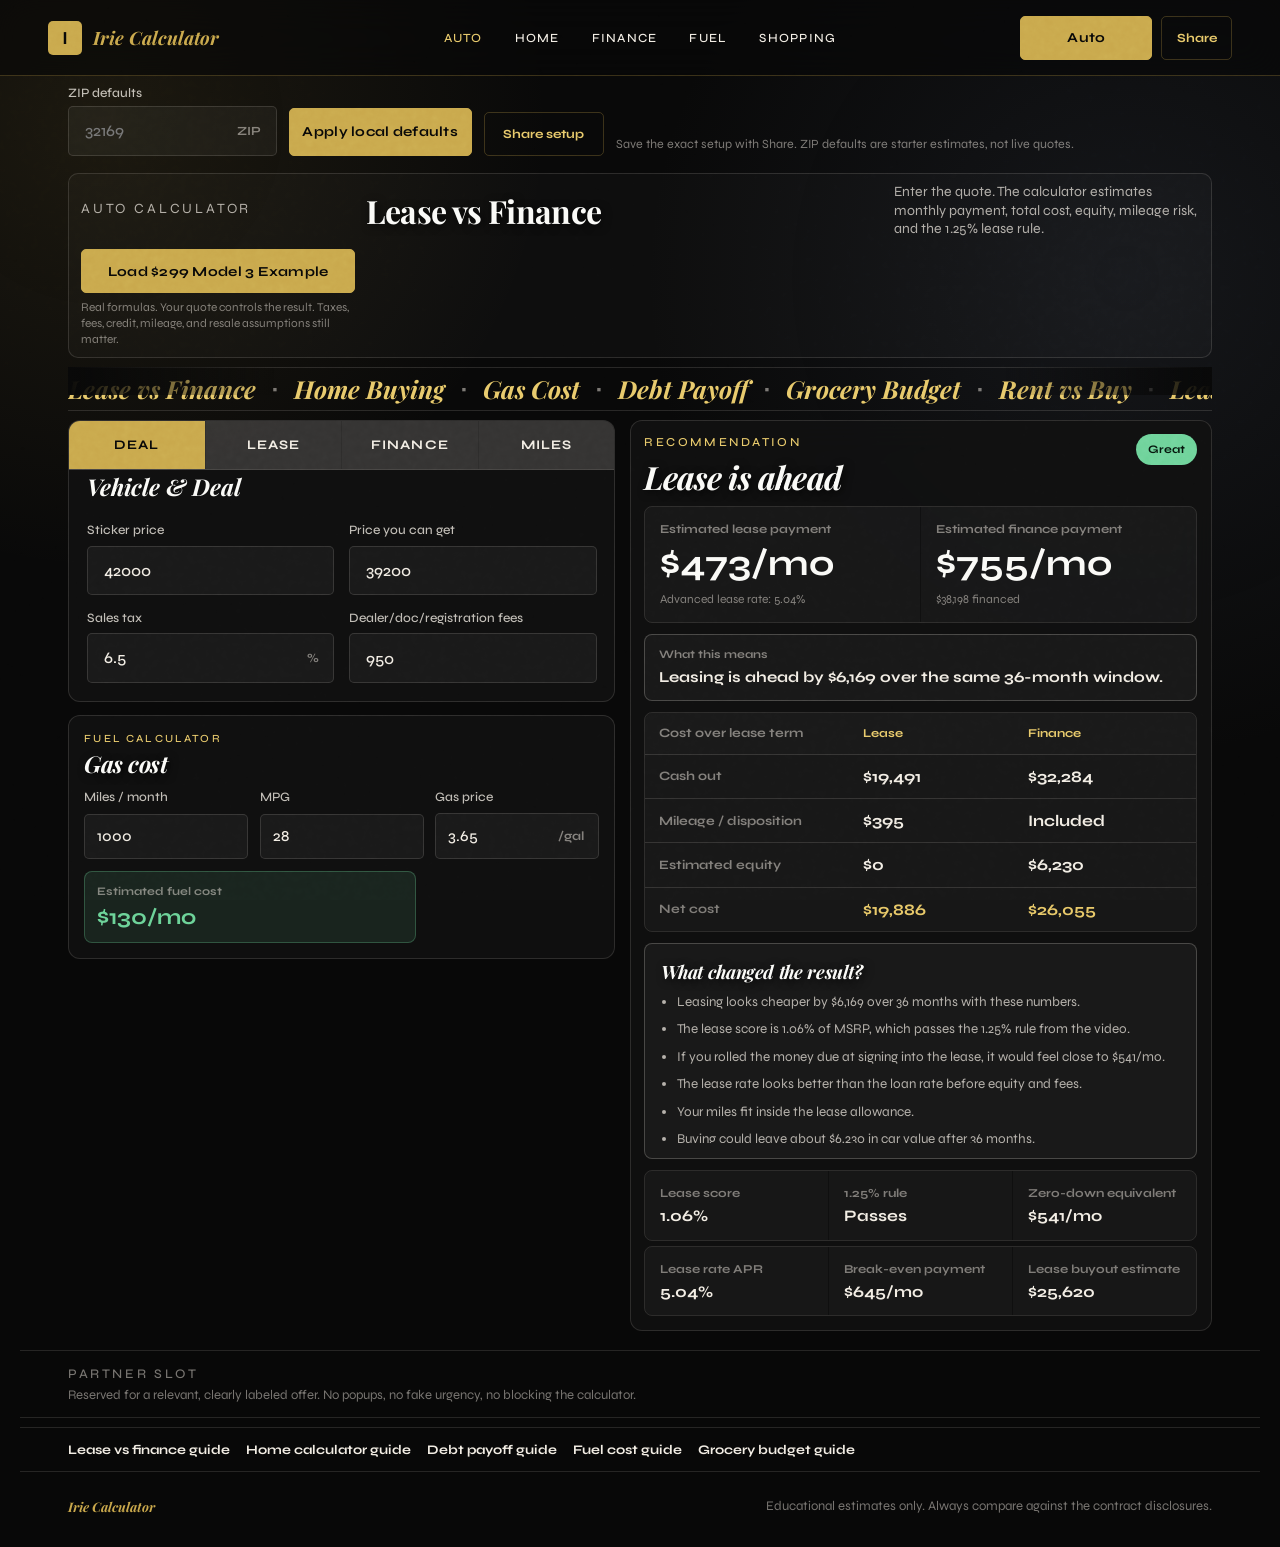
<file: index.html>
<!doctype html>
<html lang="en">
  <head>
    <meta charset="utf-8" />
    <meta name="viewport" content="width=device-width, initial-scale=1" />
    <title>Irie Calculator | Everyday Auto, Home, Finance, Fuel & Shopping Calculators</title>
    <meta
      name="description"
      content="Irie Calculator helps people compare everyday money decisions with simple auto, home, finance, fuel, grocery, shopping, and travel calculators."
    />
    <meta name="robots" content="index, follow, max-image-preview:large" />
    <meta name="theme-color" content="#080808" />
    <meta property="og:title" content="Irie Calculator" />
    <meta property="og:description" content="Simple calculators for lease vs finance, home payments, rent, debt payoff, fuel costs, groceries, unit prices, and trip totals." />
    <meta property="og:type" content="website" />
    <meta name="twitter:card" content="summary" />
    <link rel="preconnect" href="https://fonts.googleapis.com" />
    <link rel="preconnect" href="https://fonts.gstatic.com" crossorigin />
    <link
      href="https://fonts.googleapis.com/css2?family=Playfair+Display:ital,wght@0,400;0,700;0,900;1,700&family=Syne:wght@300;400;500;700&display=swap"
      rel="stylesheet"
    />
    <link rel="stylesheet" href="./styles.css?v=irie" />
    <script type="application/ld+json">
      {
        "@context": "https://schema.org",
        "@type": "WebApplication",
        "name": "Irie Calculator",
        "applicationCategory": "FinanceApplication",
        "operatingSystem": "Any",
        "description": "Everyday calculators for auto leases, home payments, rent, debt payoff, fuel costs, grocery budgets, shopping unit prices, and trip totals.",
        "offers": { "@type": "Offer", "price": "0", "priceCurrency": "USD" },
        "featureList": [
          "Lease vs finance calculator",
          "Home payment calculator",
          "Rent check calculator",
          "Rent vs buy calculator",
          "Debt payoff calculator",
          "Loan payment calculator",
          "Commute cost calculator",
          "Road trip cost calculator",
          "Grocery budget calculator",
          "Unit price calculator",
          "Trip total calculator"
        ]
      }
    </script>
  </head>
  <body>
    <div class="grain" aria-hidden="true"></div>
    <header class="site-header">
      <a class="brand" href="#auto" aria-label="Irie Calculator home">
        <span class="brand-mark">I</span>
        <span>Irie Calculator</span>
      </a>
      <nav class="primary-nav" id="primaryNav" aria-label="Primary navigation">
        <a href="#auto">Auto</a>
        <a href="#home">Home</a>
        <a href="#finance">Finance</a>
        <a href="#fuel">Fuel</a>
        <a href="#shopping">Shopping</a>
      </nav>
      <div class="header-actions">
        <a class="header-cta" href="#auto">Auto</a>
        <button class="share-button share-trigger" type="button">Share</button>
      </div>
      <button
        class="nav-toggle"
        type="button"
        aria-controls="primaryNav"
        aria-expanded="false"
        aria-label="Open navigation menu"
      >
        <span></span>
        <span></span>
        <span></span>
      </button>
    </header>

    <main id="top">
      <section class="utility-bar" aria-label="Location defaults and sharing">
        <label>
          ZIP defaults
          <span class="input-suffix">
            <input type="text" inputmode="numeric" id="zipCode" maxlength="5" placeholder="32169" />
            <span>ZIP</span>
          </span>
        </label>
        <button class="preset-button" type="button" id="applyZipDefaults">Apply local defaults</button>
        <button class="share-button share-trigger" type="button">Share setup</button>
        <p id="shareStatus" aria-live="polite">Save the exact setup with Share. ZIP defaults are starter estimates, not live quotes.</p>
      </section>

      <section class="calculator-shell page-view" id="auto" data-page="auto">
        <div class="orb orb-one" aria-hidden="true"></div>
        <div class="orb orb-three" aria-hidden="true"></div>
        <div class="section-heading">
          <p class="eyebrow">Auto Calculator</p>
          <h1>Lease vs Finance</h1>
          <p>
            Enter the quote. The calculator estimates monthly payment, total
            cost, equity, mileage risk, and the 1.25% lease rule.
          </p>
          <div class="preset-bar" aria-label="Example deal presets">
            <button class="preset-button" type="button" id="teslaPreset">
              Load $299 Model 3 Example
            </button>
            <span>Real formulas. Your quote controls the result. Taxes, fees, credit, mileage, and resale assumptions still matter.</span>
          </div>
        </div>

        <section class="series-marquee" id="series" aria-label="Calculator series">
          <div class="marquee-track" aria-hidden="true">
            <span>Lease vs Finance</span>
            <span>Home Buying</span>
            <span>Gas Cost</span>
            <span>Debt Payoff</span>
            <span>Grocery Budget</span>
            <span>Rent vs Buy</span>
            <span>Lease vs Finance</span>
            <span>Home Buying</span>
            <span>Gas Cost</span>
            <span>Debt Payoff</span>
            <span>Grocery Budget</span>
            <span>Rent vs Buy</span>
          </div>
        </section>

        <div class="calculator-layout">
          <div class="calculator-stack">
            <form class="input-panel" id="calculatorForm">
              <div class="input-tabs" id="inputs" role="tablist" aria-label="Calculator input groups">
                <button class="input-tab active" id="tab-deal" type="button" role="tab" aria-selected="true" aria-controls="panel-deal" data-panel="deal">Deal</button>
                <button class="input-tab" id="tab-lease" type="button" role="tab" aria-selected="false" aria-controls="panel-lease" data-panel="lease">Lease</button>
                <button class="input-tab" id="tab-finance" type="button" role="tab" aria-selected="false" aria-controls="panel-finance" data-panel="finance">Finance</button>
                <button class="input-tab" id="tab-risk" type="button" role="tab" aria-selected="false" aria-controls="panel-risk" data-panel="risk">Miles</button>
              </div>
              <fieldset class="input-section active" id="panel-deal" role="tabpanel" aria-labelledby="tab-deal" data-panel="deal">
                <legend>Vehicle & Deal</legend>
                <label>
                  Sticker price
                  <input type="number" inputmode="decimal" id="msrp" value="42000" min="0" step="100" />
                </label>
                <label>
                  Price you can get
                  <input type="number" inputmode="decimal" id="price" value="39200" min="0" step="100" />
                </label>
                <label>
                  Sales tax
                  <span class="input-suffix">
                    <input type="number" inputmode="decimal" id="taxRate" value="6.5" min="0" max="15" step="0.1" />
                    <span>%</span>
                  </span>
                </label>
                <label>
                  Dealer/doc/registration fees
                  <input type="number" inputmode="decimal" id="fees" value="950" min="0" step="25" />
                </label>
              </fieldset>

            <fieldset class="input-section" id="panel-lease" role="tabpanel" aria-labelledby="tab-lease" data-panel="lease">
              <legend>Lease Quote</legend>
              <label>
                Lease length
                <span class="input-suffix">
                  <select id="leaseTerm">
                    <option value="24">24</option>
                    <option value="36" selected>36</option>
                    <option value="39">39</option>
                    <option value="48">48</option>
                  </select>
                  <span>mo</span>
                </span>
              </label>
              <label>
                End value estimate
                <span class="input-suffix">
                  <input type="number" inputmode="decimal" id="residualPct" value="61" min="1" max="95" step="0.1" />
                  <span>% sticker</span>
                </span>
              </label>
              <label>
                Monthly lease payment
                <span class="input-suffix">
                  <input type="number" inputmode="decimal" id="quotedLeasePayment" value="0" min="0" step="1" />
                  <span>/mo</span>
                </span>
              </label>
              <label>
                Lease rebates
                <input type="number" inputmode="decimal" id="leaseIncentives" value="1500" min="0" step="100" />
              </label>
              <label>
                Cash due at signing
                <input type="number" inputmode="decimal" id="leaseDown" value="1500" min="0" step="100" />
              </label>
              <p class="field-help">
                If the ad says $299/mo, put 299 in monthly payment. Leave it at 0 only when you want the calculator to estimate the payment from the advanced numbers.
              </p>
              <details class="advanced-fields">
                <summary>Advanced lease details</summary>
                <div>
                  <label>
                    Lease rate
                    <input type="number" inputmode="decimal" id="moneyFactor" value="0.00210" min="0" step="0.00001" />
                  </label>
                  <label>
                    Bank fee
                    <input type="number" inputmode="decimal" id="acquisitionFee" value="695" min="0" step="25" />
                  </label>
                  <label>
                    Turn-in fee
                    <input type="number" inputmode="decimal" id="dispositionFee" value="395" min="0" step="25" />
                  </label>
                </div>
              </details>
            </fieldset>

            <fieldset class="input-section" id="panel-finance" role="tabpanel" aria-labelledby="tab-finance" data-panel="finance">
              <legend>Finance Quote</legend>
              <label>
                Loan length
                <span class="input-suffix">
                  <select id="financeTerm">
                    <option value="36">36</option>
                    <option value="48">48</option>
                    <option value="60" selected>60</option>
                    <option value="72">72</option>
                    <option value="84">84</option>
                  </select>
                  <span>mo</span>
                </span>
              </label>
              <label>
                Interest rate
                <span class="input-suffix">
                  <input type="number" inputmode="decimal" id="apr" value="6.9" min="0" max="40" step="0.1" />
                  <span>%</span>
                </span>
              </label>
              <label>
                Finance rebates
                <input type="number" inputmode="decimal" id="financeIncentives" value="1000" min="0" step="100" />
              </label>
              <label>
                Down payment or trade
                <input type="number" inputmode="decimal" id="financeDown" value="3500" min="0" step="100" />
              </label>
              <label>
                Value after lease length
                <span class="input-suffix">
                  <input type="number" inputmode="decimal" id="resalePct" value="55" min="1" max="95" step="0.1" />
                  <span>% sticker</span>
                </span>
              </label>
            </fieldset>

            <fieldset class="input-section" id="panel-risk" role="tabpanel" aria-labelledby="tab-risk" data-panel="risk">
              <legend>Use & Risk</legend>
              <label>
                Miles you drive each year
                <input type="number" inputmode="numeric" id="annualMiles" value="12000" min="0" step="500" />
              </label>
              <label>
                Lease miles included
                <select id="allowedMiles">
                  <option value="7500">7,500</option>
                  <option value="10000">10,000</option>
                  <option value="12000" selected>12,000</option>
                  <option value="15000">15,000</option>
                </select>
              </label>
              <label>
                Extra-mile charge
                <span class="input-suffix">
                  <input type="number" inputmode="decimal" id="overageRate" value="0.25" min="0" step="0.01" />
                  <span>/mi</span>
                </span>
              </label>
              <label>
                Extra repair budget if buying
                <span class="input-suffix">
                  <input type="number" inputmode="decimal" id="maintenance" value="45" min="0" step="5" />
                  <span>/mo</span>
                </span>
              </label>
            </fieldset>
            </form>

            <section class="mini-calculator" aria-label="Gas cost calculator">
              <div>
                <p class="eyebrow">Fuel Calculator</p>
                <h3>Gas cost</h3>
              </div>
              <div class="mini-form">
                <label>
                  Miles / month
                  <input type="number" inputmode="numeric" id="fuelMiles" value="1000" min="0" step="50" />
                </label>
                <label>
                  MPG
                  <input type="number" inputmode="decimal" id="fuelMpg" value="28" min="1" step="1" />
                </label>
                <label>
                  Gas price
                  <span class="input-suffix">
                    <input type="number" inputmode="decimal" id="fuelPrice" value="3.65" min="0" step="0.05" />
                    <span>/gal</span>
                  </span>
                </label>
              </div>
              <div class="mini-result">
                <span>Estimated fuel cost</span>
                <strong id="fuelCost">$0/mo</strong>
              </div>
            </section>
          </div>

          <aside class="results-panel" aria-live="polite">
            <div class="result-topline">
              <div>
                <p class="eyebrow">Recommendation</p>
                <h3 id="recommendation">Enter your deal</h3>
              </div>
              <span class="badge" id="dealBadge">Ready</span>
            </div>

            <div class="result-cards">
              <article>
                <span>Estimated lease payment</span>
                <strong id="leasePayment">$0/mo</strong>
                <small id="leaseApr">Money factor APR equivalent: 0%</small>
              </article>
              <article>
                <span>Estimated finance payment</span>
                <strong id="financePayment">$0/mo</strong>
                <small id="loanAmount">$0 financed</small>
              </article>
            </div>
            <div class="meaning-card">
              <span>What this means</span>
              <strong id="autoMeaning">The calculator will compare the real cash cost of leasing versus buying.</strong>
            </div>

            <div class="comparison-table" role="table" aria-label="Lease versus finance comparison">
              <div role="row">
                <span role="columnheader">Cost over lease term</span>
                <strong role="columnheader">Lease</strong>
                <strong role="columnheader">Finance</strong>
              </div>
              <div role="row">
                <span role="rowheader">Cash out</span>
                <strong id="leaseCash">$0</strong>
                <strong id="financeCash">$0</strong>
              </div>
              <div role="row">
                <span role="rowheader">Mileage / disposition</span>
                <strong id="leaseExtras">$0</strong>
                <strong>Included</strong>
              </div>
              <div role="row">
                <span role="rowheader">Estimated equity</span>
                <strong>$0</strong>
                <strong id="financeEquity">$0</strong>
              </div>
              <div role="row" class="total-row">
                <span role="rowheader">Net cost</span>
                <strong id="leaseNet">$0</strong>
                <strong id="financeNet">$0</strong>
              </div>
            </div>

            <div class="insight-box">
              <h4>What changed the result?</h4>
              <ul id="insights"></ul>
            </div>

            <div class="score-strip">
              <div>
                <span>Lease score</span>
                <strong id="leaseScore">0.00%</strong>
              </div>
              <div>
                <span>1.25% rule</span>
                <strong id="ruleStatus">Ready</strong>
              </div>
              <div>
                <span>Zero-down equivalent</span>
                <strong id="zeroDown">$0/mo</strong>
              </div>
            </div>

            <div class="score-strip secondary-strip">
              <div>
                <span>Lease rate APR</span>
                <strong id="effectiveApr">0.0%</strong>
              </div>
              <div>
                <span>Break-even payment</span>
                <strong id="breakEven">$0/mo</strong>
              </div>
              <div>
                <span>Lease buyout estimate</span>
                <strong id="leaseBuyout">$0</strong>
              </div>
            </div>
          </aside>
        </div>
      </section>

      <section class="calculator-series-grid" aria-label="Everyday calculator categories">
        <article class="category-calculator page-view" id="home" data-page="home" hidden>
          <div class="category-head">
            <div>
              <p class="eyebrow">Home Calculator</p>
              <h2>Home payment</h2>
            </div>
            <strong id="homeMonthly">$0/mo</strong>
          </div>
          <div class="category-form compact-form">
            <label>
              Home price
              <input type="number" inputmode="decimal" id="homePrice" value="385000" min="0" step="5000" />
            </label>
            <label>
              Down payment
              <span class="input-suffix">
                <input type="number" inputmode="decimal" id="homeDownPct" value="5" min="0" max="100" step="0.5" />
                <span>%</span>
              </span>
            </label>
            <label>
              Mortgage rate
              <span class="input-suffix">
                <input type="number" inputmode="decimal" id="homeRate" value="6.75" min="0" max="25" step="0.05" />
                <span>%</span>
              </span>
            </label>
            <label>
              Term
              <span class="input-suffix">
                <input type="number" inputmode="numeric" id="homeTerm" value="30" min="1" max="40" step="1" />
                <span>yr</span>
              </span>
            </label>
            <label>
              Property tax
              <span class="input-suffix">
                <input type="number" inputmode="decimal" id="homeTaxPct" value="1.1" min="0" max="8" step="0.05" />
                <span>%</span>
              </span>
            </label>
            <label>
              Insurance / HOA
              <input type="number" inputmode="decimal" id="homeInsHoa" value="320" min="0" step="10" />
            </label>
          </div>
          <div class="category-results">
            <div><span>Loan amount</span><strong id="homeLoan">$0</strong></div>
            <div><span>Income guide</span><strong id="homeIncome">$0/mo</strong></div>
            <div><span>Cash down</span><strong id="homeCash">$0</strong></div>
          </div>
          <p class="meaning-card"><span>What this means</span><strong id="homeMeaning">This estimates the monthly housing payment before repairs and moving costs.</strong></p>
          <div class="subtool-grid">
            <section class="subtool">
              <div class="subtool-head">
                <h3>Rent check</h3>
                <strong id="rentMax">$0/mo</strong>
              </div>
              <div class="category-form compact-form">
                <label>
                  Monthly income
                  <input type="number" inputmode="decimal" id="rentIncome" value="5200" min="0" step="100" />
                </label>
                <label>
                  Monthly debt
                  <input type="number" inputmode="decimal" id="rentDebt" value="450" min="0" step="25" />
                </label>
                <label>
                  Utilities
                  <input type="number" inputmode="decimal" id="rentUtilities" value="225" min="0" step="25" />
                </label>
              </div>
              <div class="category-results">
                <div><span>Safe rent</span><strong id="rentSafe">$0/mo</strong></div>
                <div><span>After bills</span><strong id="rentLeft">$0/mo</strong></div>
                <div><span>Move-in cash</span><strong id="rentMoveIn">$0</strong></div>
              </div>
            </section>

            <section class="subtool">
              <div class="subtool-head">
                <h3>Rent vs buy</h3>
                <strong id="rentBuyWinner">Ready</strong>
              </div>
              <div class="category-form compact-form">
                <label>
                  Monthly rent
                  <input type="number" inputmode="decimal" id="rentMonthly" value="2100" min="0" step="50" />
                </label>
                <label>
                  Years staying
                  <select id="rentBuyYears">
                    <option value="3">3</option>
                    <option value="5" selected>5</option>
                    <option value="7">7</option>
                    <option value="10">10</option>
                  </select>
                </label>
                <label>
                  Rent increase
                  <span class="input-suffix">
                    <input type="number" inputmode="decimal" id="rentIncrease" value="4" min="0" max="20" step="0.5" />
                    <span>%/yr</span>
                  </span>
                </label>
              </div>
              <div class="category-results">
                <div><span>Rent total</span><strong id="rentTotal">$0</strong></div>
                <div><span>Buy cash cost</span><strong id="buyTotal">$0</strong></div>
                <div><span>Gap</span><strong id="rentBuyGap">$0</strong></div>
              </div>
            </section>
          </div>
        </article>

        <article class="category-calculator page-view" id="finance" data-page="finance" hidden>
          <div class="category-head">
            <div>
              <p class="eyebrow">Finance Calculator</p>
              <h2>Debt payoff</h2>
            </div>
            <strong id="debtMonths">0 mo</strong>
          </div>
          <div class="category-form debt-form">
            <label>
              Card balance
              <input type="number" inputmode="decimal" id="debtOneBalance" value="4200" min="0" step="100" />
            </label>
            <label>
              Card APR
              <span class="input-suffix">
                <input type="number" inputmode="decimal" id="debtOneApr" value="24.9" min="0" max="60" step="0.1" />
                <span>%</span>
              </span>
            </label>
            <label>
              Card min
              <input type="number" inputmode="decimal" id="debtOneMin" value="125" min="0" step="5" />
            </label>
            <label>
              Loan balance
              <input type="number" inputmode="decimal" id="debtTwoBalance" value="7800" min="0" step="100" />
            </label>
            <label>
              Loan APR
              <span class="input-suffix">
                <input type="number" inputmode="decimal" id="debtTwoApr" value="12.5" min="0" max="60" step="0.1" />
                <span>%</span>
              </span>
            </label>
            <label>
              Extra payoff
              <input type="number" inputmode="decimal" id="debtExtra" value="250" min="0" step="25" />
            </label>
          </div>
          <div class="category-results">
            <div><span>Avalanche interest</span><strong id="debtInterest">$0</strong></div>
            <div><span>First target</span><strong id="debtTarget">Ready</strong></div>
            <div><span>Snowball gap</span><strong id="debtGap">$0</strong></div>
          </div>
          <p class="meaning-card"><span>What this means</span><strong id="financeMeaning">Extra payments go to the highest-rate debt first to save interest.</strong></p>
          <div class="subtool-grid">
            <section class="subtool">
              <div class="subtool-head">
                <h3>Loan payment</h3>
                <strong id="simpleLoanPayment">$0/mo</strong>
              </div>
              <div class="category-form compact-form">
                <label>
                  Loan amount
                  <input type="number" inputmode="decimal" id="simpleLoanAmount" value="15000" min="0" step="500" />
                </label>
                <label>
                  Interest rate
                  <span class="input-suffix">
                    <input type="number" inputmode="decimal" id="simpleLoanRate" value="8.5" min="0" max="40" step="0.1" />
                    <span>%</span>
                  </span>
                </label>
                <label>
                  Loan length
                  <select id="simpleLoanTerm">
                    <option value="24">24 mo</option>
                    <option value="36">36 mo</option>
                    <option value="48">48 mo</option>
                    <option value="60" selected>60 mo</option>
                    <option value="72">72 mo</option>
                  </select>
                </label>
              </div>
              <div class="category-results">
                <div><span>Total paid</span><strong id="simpleLoanTotal">$0</strong></div>
                <div><span>Interest</span><strong id="simpleLoanInterest">$0</strong></div>
                <div><span>Payoff date</span><strong id="simpleLoanDate">Ready</strong></div>
              </div>
            </section>

            <section class="subtool">
              <div class="subtool-head">
                <h3>Emergency fund</h3>
                <strong id="emergencyGoal">$0</strong>
              </div>
              <div class="category-form compact-form">
                <label>
                  Monthly bills
                  <input type="number" inputmode="decimal" id="emergencyBills" value="3200" min="0" step="100" />
                </label>
                <label>
                  Months covered
                  <select id="emergencyMonths">
                    <option value="3" selected>3</option>
                    <option value="4">4</option>
                    <option value="6">6</option>
                    <option value="9">9</option>
                  </select>
                </label>
                <label>
                  Saved now
                  <input type="number" inputmode="decimal" id="emergencySaved" value="2500" min="0" step="100" />
                </label>
              </div>
              <div class="category-results">
                <div><span>Still needed</span><strong id="emergencyGap">$0</strong></div>
                <div><span>$250/mo pace</span><strong id="emergencyPace">0 mo</strong></div>
                <div><span>Status</span><strong id="emergencyStatus">Ready</strong></div>
              </div>
            </section>
          </div>
        </article>

        <article class="category-calculator page-view" id="fuel" data-page="fuel" hidden>
          <div class="category-head">
            <div>
              <p class="eyebrow">Fuel Calculator</p>
              <h2>Commute cost</h2>
            </div>
            <strong id="commuteMonthly">$0/mo</strong>
          </div>
          <div class="category-form compact-form">
            <label>
              Round-trip miles
              <input type="number" inputmode="decimal" id="commuteMiles" value="38" min="0" step="1" />
            </label>
            <label>
              Days / month
              <input type="number" inputmode="numeric" id="commuteDays" value="22" min="0" step="1" />
            </label>
            <label>
              MPG
              <input type="number" inputmode="decimal" id="commuteMpg" value="28" min="1" step="1" />
            </label>
            <label>
              Gas price
              <span class="input-suffix">
                <input type="number" inputmode="decimal" id="commuteGas" value="3.65" min="0" step="0.05" />
                <span>/gal</span>
              </span>
            </label>
            <label>
              Parking / tolls
              <input type="number" inputmode="decimal" id="commuteFees" value="65" min="0" step="5" />
            </label>
            <label>
              Better MPG
              <input type="number" inputmode="decimal" id="commuteBetterMpg" value="38" min="1" step="1" />
            </label>
          </div>
          <div class="category-results">
            <div><span>Annual cost</span><strong id="commuteAnnual">$0</strong></div>
            <div><span>Cost / mile</span><strong id="commutePerMile">$0.00</strong></div>
            <div><span>MPG savings</span><strong id="commuteSavings">$0/mo</strong></div>
          </div>
          <p class="meaning-card"><span>What this means</span><strong id="fuelMeaning">This is the fuel and toll cost of getting to work each month.</strong></p>
          <div class="subtool-grid">
            <section class="subtool">
              <div class="subtool-head">
                <h3>Road trip</h3>
                <strong id="roadTripTotal">$0</strong>
              </div>
              <div class="category-form compact-form">
                <label>
                  Trip miles
                  <input type="number" inputmode="decimal" id="roadTripMiles" value="650" min="0" step="25" />
                </label>
                <label>
                  MPG
                  <input type="number" inputmode="decimal" id="roadTripMpg" value="28" min="1" step="1" />
                </label>
                <label>
                  Gas price
                  <span class="input-suffix">
                    <input type="number" inputmode="decimal" id="roadTripGas" value="3.65" min="0" step="0.05" />
                    <span>/gal</span>
                  </span>
                </label>
                <label>
                  Tolls / parking
                  <input type="number" inputmode="decimal" id="roadTripFees" value="45" min="0" step="5" />
                </label>
                <label>
                  Nights away
                  <input type="number" inputmode="numeric" id="roadTripNights" value="2" min="0" step="1" />
                </label>
                <label>
                  Hotel / night
                  <input type="number" inputmode="decimal" id="roadTripHotel" value="140" min="0" step="10" />
                </label>
              </div>
              <div class="category-results">
                <div><span>Gas cost</span><strong id="roadTripFuel">$0</strong></div>
                <div><span>Stay cost</span><strong id="roadTripStay">$0</strong></div>
                <div><span>Cost / mile</span><strong id="roadTripPerMile">$0.00</strong></div>
              </div>
            </section>
          </div>
        </article>

        <article class="category-calculator page-view" id="shopping" data-page="shopping" hidden>
          <div class="category-head">
            <div>
              <p class="eyebrow">Shopping Calculator</p>
              <h2>Best unit price</h2>
            </div>
            <strong id="shoppingWinner">Ready</strong>
          </div>
          <div class="category-form compact-form">
            <label>
              Option A price
              <input type="number" inputmode="decimal" id="shopAPrice" value="12.99" min="0" step="0.01" />
            </label>
            <label>
              Option A units
              <input type="number" inputmode="decimal" id="shopAUnits" value="24" min="0.01" step="0.01" />
            </label>
            <label>
              Option B price
              <input type="number" inputmode="decimal" id="shopBPrice" value="19.99" min="0" step="0.01" />
            </label>
            <label>
              Option B units
              <input type="number" inputmode="decimal" id="shopBUnits" value="40" min="0.01" step="0.01" />
            </label>
            <label>
              Coupon / sale
              <span class="input-suffix">
                <input type="number" inputmode="decimal" id="shopCoupon" value="10" min="0" max="100" step="1" />
                <span>%</span>
              </span>
            </label>
            <label>
              Sales tax
              <span class="input-suffix">
                <input type="number" inputmode="decimal" id="shopTax" value="6.5" min="0" max="15" step="0.1" />
                <span>%</span>
              </span>
            </label>
          </div>
          <div class="category-results">
            <div><span>A unit price</span><strong id="shopAUnit">$0.00</strong></div>
            <div><span>B unit price</span><strong id="shopBUnit">$0.00</strong></div>
            <div><span>Savings</span><strong id="shopSavings">$0.00</strong></div>
          </div>
          <p class="meaning-card"><span>What this means</span><strong id="shoppingMeaning">The lower unit price is usually the better grocery buy.</strong></p>
          <div class="subtool-grid">
            <section class="subtool">
              <div class="subtool-head">
                <h3>Grocery budget</h3>
                <strong id="groceryMonthly">$0/mo</strong>
              </div>
              <div class="category-form compact-form">
                <label>
                  People
                  <select id="groceryPeople">
                    <option value="1">1</option>
                    <option value="2" selected>2</option>
                    <option value="3">3</option>
                    <option value="4">4</option>
                    <option value="5">5+</option>
                  </select>
                </label>
                <label>
                  Trips / week
                  <input type="number" inputmode="decimal" id="groceryTrips" value="1.5" min="0" step="0.5" />
                </label>
                <label>
                  Average basket
                  <input type="number" inputmode="decimal" id="groceryBasket" value="115" min="0" step="5" />
                </label>
                <label>
                  Coupon savings
                  <span class="input-suffix">
                    <input type="number" inputmode="decimal" id="groceryCoupon" value="8" min="0" max="80" step="1" />
                    <span>%</span>
                  </span>
                </label>
                <label>
                  Meals out replaced
                  <input type="number" inputmode="decimal" id="mealsReplaced" value="4" min="0" step="1" />
                </label>
                <label>
                  Meal-out cost
                  <input type="number" inputmode="decimal" id="mealOutCost" value="16" min="0" step="1" />
                </label>
              </div>
              <div class="category-results">
                <div><span>Per person</span><strong id="groceryPerPerson">$0/mo</strong></div>
                <div><span>Coupon saves</span><strong id="grocerySaved">$0/mo</strong></div>
                <div><span>Eating-in saves</span><strong id="mealSavings">$0/mo</strong></div>
              </div>
            </section>

            <section class="subtool">
              <div class="subtool-head">
                <h3>Trip total</h3>
                <strong id="tripTotal">$0</strong>
              </div>
              <div class="category-form compact-form">
                <label>
                  Flight / person
                  <input type="number" inputmode="decimal" id="tripFlight" value="325" min="0" step="25" />
                </label>
                <label>
                  Travelers
                  <select id="tripTravelers">
                    <option value="1">1</option>
                    <option value="2" selected>2</option>
                    <option value="3">3</option>
                    <option value="4">4</option>
                  </select>
                </label>
                <label>
                  Bags / seats
                  <input type="number" inputmode="decimal" id="tripAirFees" value="160" min="0" step="10" />
                </label>
                <label>
                  Nights
                  <input type="number" inputmode="numeric" id="tripNights" value="3" min="0" step="1" />
                </label>
                <label>
                  Hotel / night
                  <input type="number" inputmode="decimal" id="tripHotel" value="185" min="0" step="10" />
                </label>
                <label>
                  Food / day
                  <input type="number" inputmode="decimal" id="tripFood" value="95" min="0" step="5" />
                </label>
              </div>
              <div class="category-results">
                <div><span>Air total</span><strong id="tripAirTotal">$0</strong></div>
                <div><span>Stay + food</span><strong id="tripStayFood">$0</strong></div>
                <div><span>Daily average</span><strong id="tripDaily">$0/day</strong></div>
              </div>
            </section>
          </div>
        </article>
      </section>

      <section class="partner-slot" aria-label="Future partner placement">
        <p class="eyebrow">Partner Slot</p>
        <p>Reserved for a relevant, clearly labeled offer. No popups, no fake urgency, no blocking the calculator.</p>
      </section>

      <nav class="seo-links" aria-label="Calculator guides">
        <a href="./lease-vs-finance.html">Lease vs finance guide</a>
        <a href="./home-calculators.html">Home calculator guide</a>
        <a href="./debt-payoff-calculator.html">Debt payoff guide</a>
        <a href="./fuel-cost-calculator.html">Fuel cost guide</a>
        <a href="./grocery-budget-calculator.html">Grocery budget guide</a>
      </nav>

      <section class="method" id="method" hidden>
        <div>
          <p class="eyebrow">Method</p>
          <h2>Built for transparent shopping.</h2>
        </div>
        <p>
          The lease estimate uses capitalized cost, residual value, money factor,
          term, incentives, taxes, and end-of-lease extras. The finance estimate
          uses APR, term, taxes, fees, down payment, remaining loan balance, and
          estimated resale value so both choices are compared over the same period.
        </p>
      </section>
    </main>

    <footer>
      <span>Irie Calculator</span>
      <span>Educational estimates only. Always compare against the contract disclosures.</span>
    </footer>

    <script src="./app.js?v=irie"></script>
  </body>
</html>
</file>
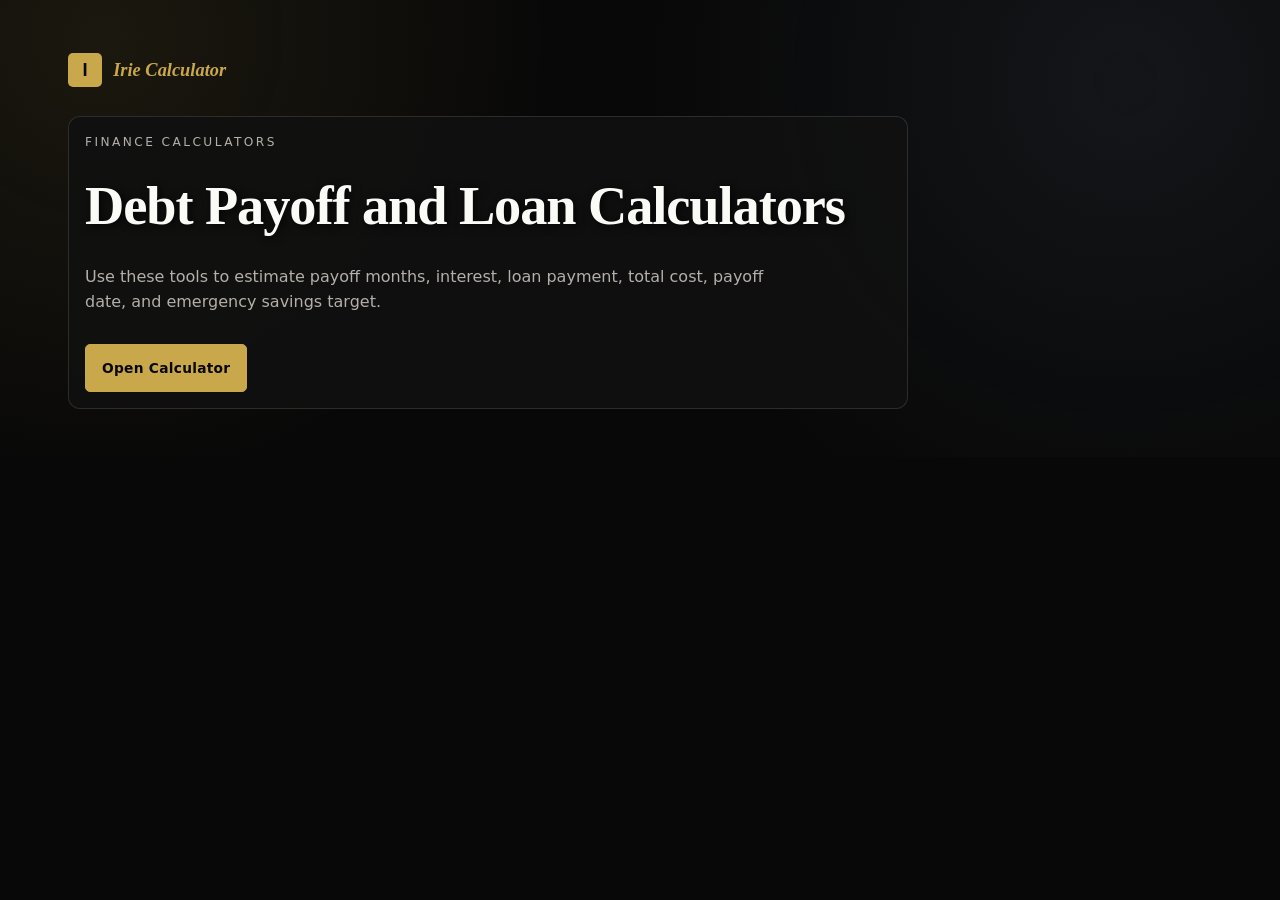
<file: debt-payoff-calculator.html>
<!doctype html>
<html lang="en">
  <head>
    <meta charset="utf-8" />
    <meta name="viewport" content="width=device-width, initial-scale=1" />
    <title>Debt Payoff, Loan Payment & Emergency Fund Calculators | Irie Calculator</title>
    <meta name="description" content="Estimate debt payoff time, avalanche interest, loan payments, total interest, payoff date, and emergency fund goal." />
    <link rel="stylesheet" href="./styles.css?v=irie" />
  </head>
  <body>
    <main class="seo-page">
      <a class="brand" href="./index.html#finance"><span class="brand-mark">I</span><span>Irie Calculator</span></a>
      <section class="category-calculator">
        <p class="eyebrow">Finance Calculators</p>
        <h1>Debt Payoff and Loan Calculators</h1>
        <p>Use these tools to estimate payoff months, interest, loan payment, total cost, payoff date, and emergency savings target.</p>
        <a class="header-cta" href="./index.html#finance">Open Calculator</a>
      </section>
    </main>
  </body>
</html>
</file>
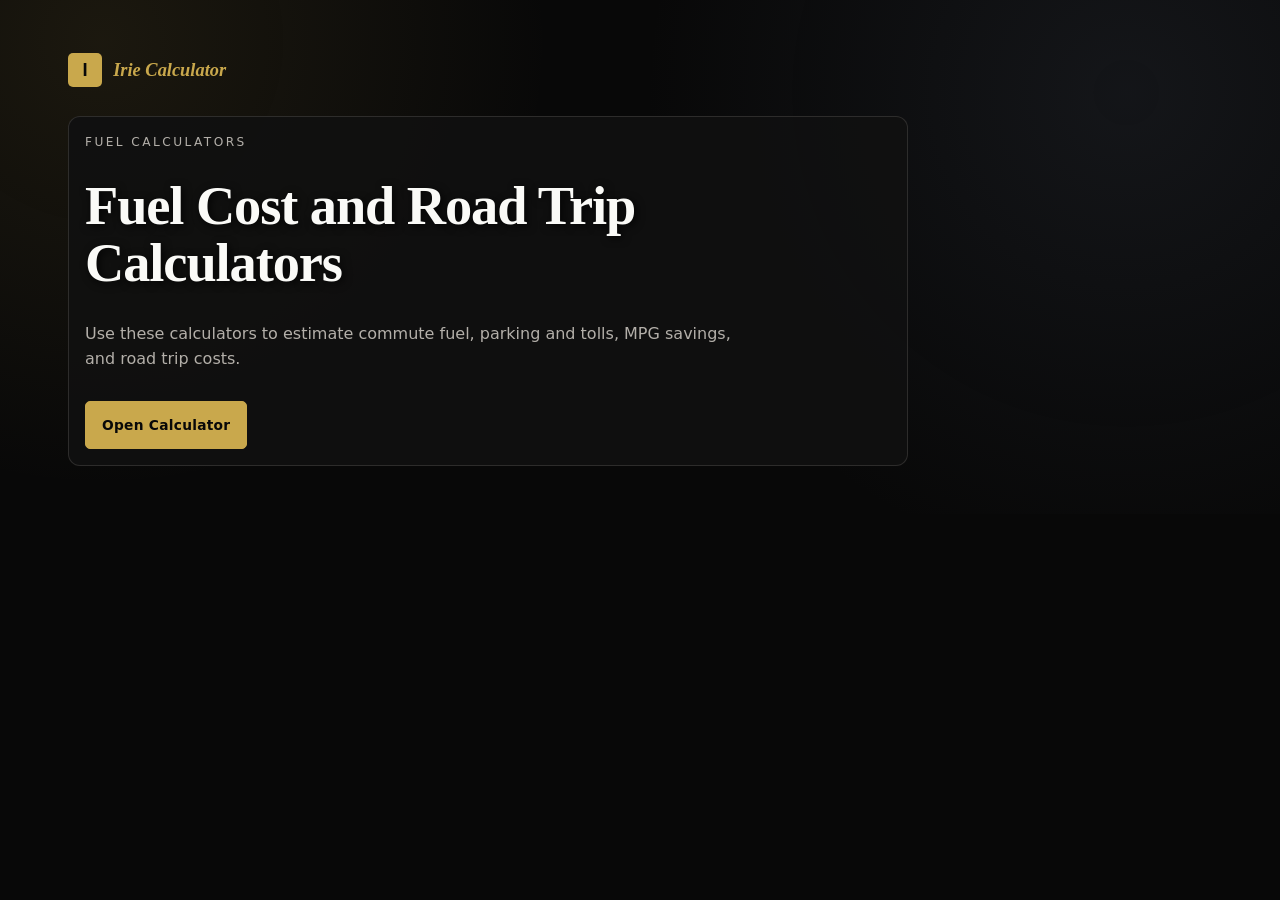
<file: fuel-cost-calculator.html>
<!doctype html>
<html lang="en">
  <head>
    <meta charset="utf-8" />
    <meta name="viewport" content="width=device-width, initial-scale=1" />
    <title>Fuel Cost, Commute Cost & Road Trip Calculator | Irie Calculator</title>
    <meta name="description" content="Estimate monthly commute cost, annual fuel cost, MPG savings, road trip gas, hotel, tolls, and cost per mile." />
    <link rel="stylesheet" href="./styles.css?v=irie" />
  </head>
  <body>
    <main class="seo-page">
      <a class="brand" href="./index.html#fuel"><span class="brand-mark">I</span><span>Irie Calculator</span></a>
      <section class="category-calculator">
        <p class="eyebrow">Fuel Calculators</p>
        <h1>Fuel Cost and Road Trip Calculators</h1>
        <p>Use these calculators to estimate commute fuel, parking and tolls, MPG savings, and road trip costs.</p>
        <a class="header-cta" href="./index.html#fuel">Open Calculator</a>
      </section>
    </main>
  </body>
</html>
</file>
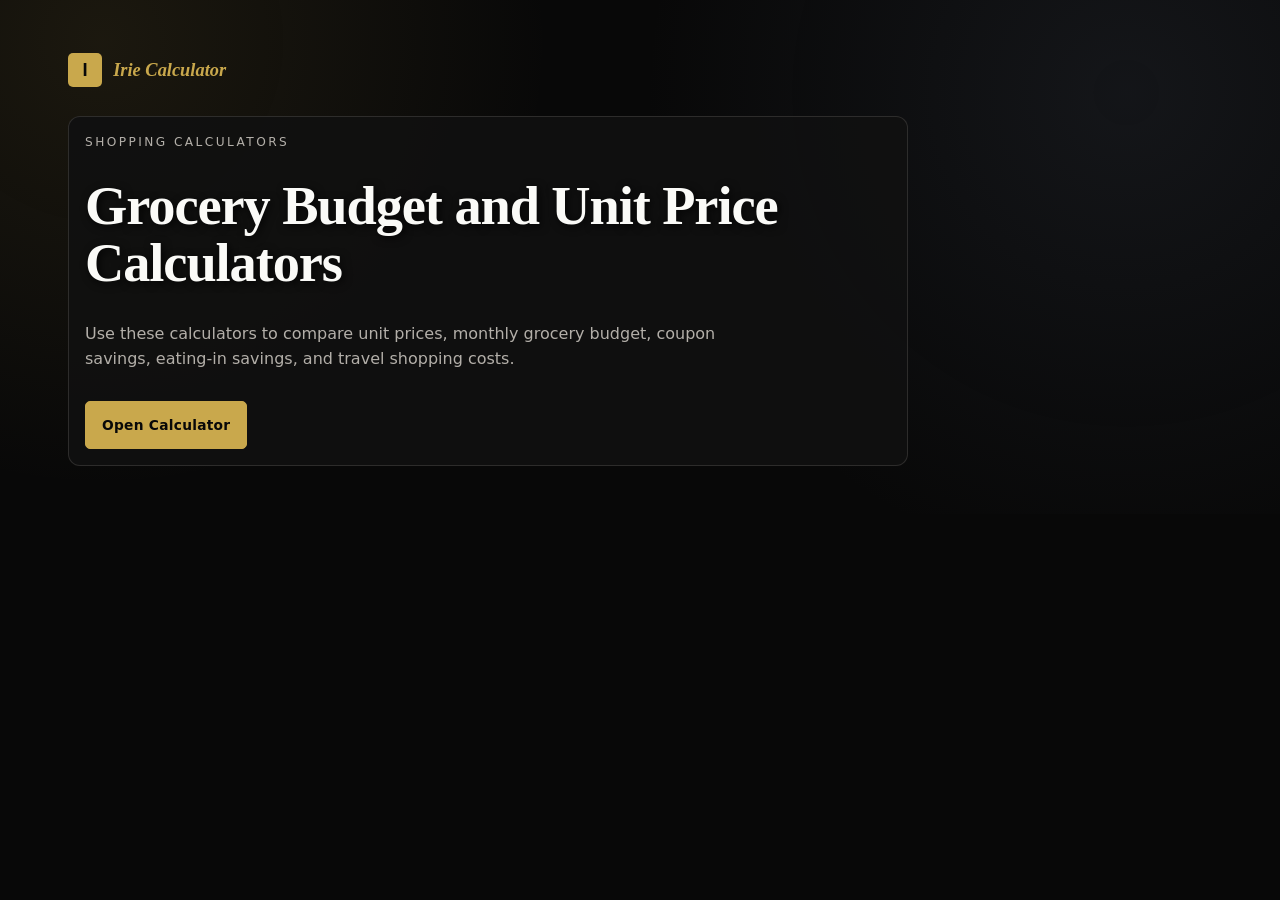
<file: grocery-budget-calculator.html>
<!doctype html>
<html lang="en">
  <head>
    <meta charset="utf-8" />
    <meta name="viewport" content="width=device-width, initial-scale=1" />
    <title>Grocery Budget, Unit Price & Trip Total Calculators | Irie Calculator</title>
    <meta name="description" content="Compare grocery unit prices, monthly grocery budget, coupon savings, eating-in savings, and trip totals." />
    <link rel="stylesheet" href="./styles.css?v=irie" />
  </head>
  <body>
    <main class="seo-page">
      <a class="brand" href="./index.html#shopping"><span class="brand-mark">I</span><span>Irie Calculator</span></a>
      <section class="category-calculator">
        <p class="eyebrow">Shopping Calculators</p>
        <h1>Grocery Budget and Unit Price Calculators</h1>
        <p>Use these calculators to compare unit prices, monthly grocery budget, coupon savings, eating-in savings, and travel shopping costs.</p>
        <a class="header-cta" href="./index.html#shopping">Open Calculator</a>
      </section>
    </main>
  </body>
</html>
</file>
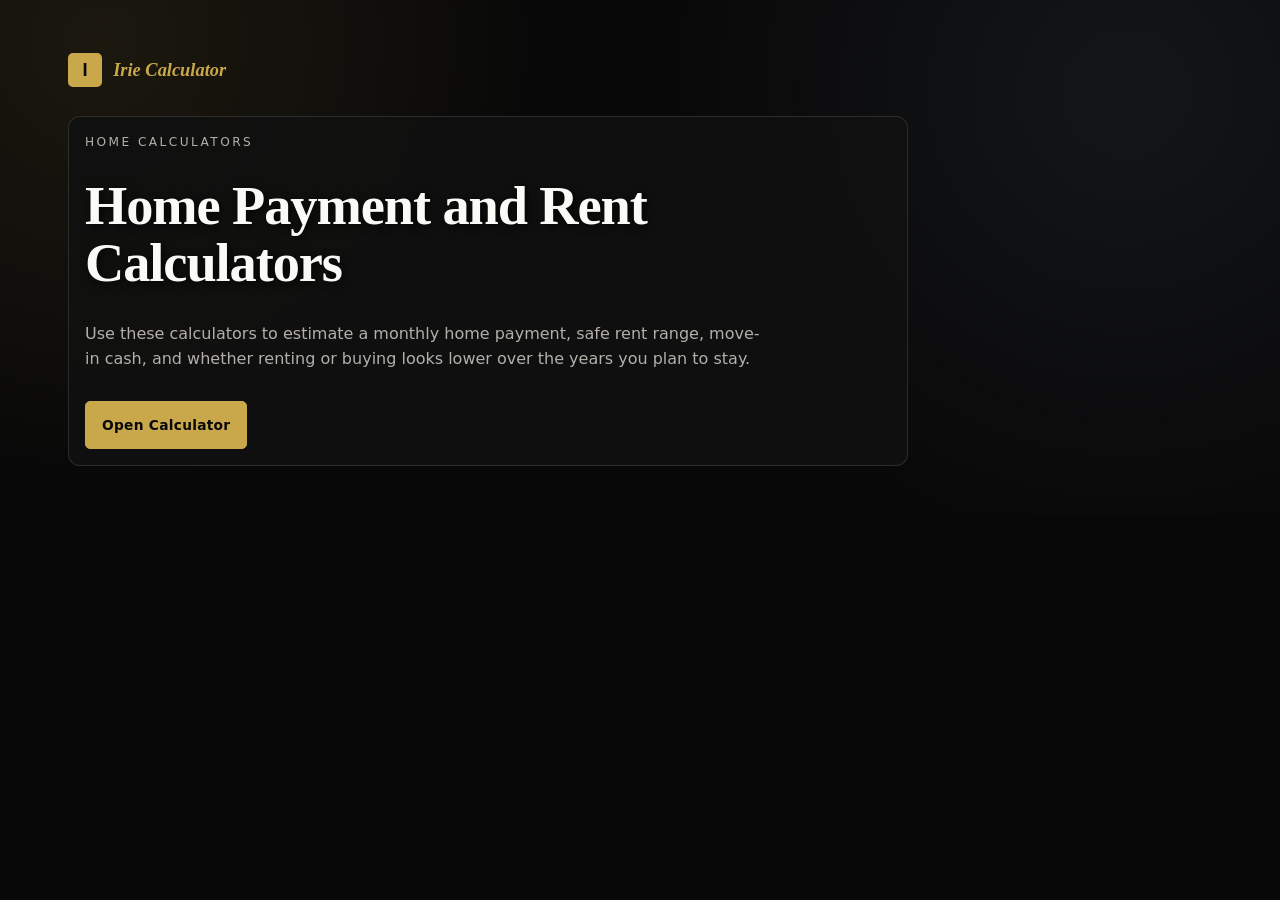
<file: home-calculators.html>
<!doctype html>
<html lang="en">
  <head>
    <meta charset="utf-8" />
    <meta name="viewport" content="width=device-width, initial-scale=1" />
    <title>Home Payment, Rent Check & Rent vs Buy Calculators | Irie Calculator</title>
    <meta name="description" content="Estimate home payment, rent affordability, move-in cash, and rent vs buy cost with simple home calculators." />
    <link rel="stylesheet" href="./styles.css?v=irie" />
  </head>
  <body>
    <main class="seo-page">
      <a class="brand" href="./index.html#home"><span class="brand-mark">I</span><span>Irie Calculator</span></a>
      <section class="category-calculator">
        <p class="eyebrow">Home Calculators</p>
        <h1>Home Payment and Rent Calculators</h1>
        <p>Use these calculators to estimate a monthly home payment, safe rent range, move-in cash, and whether renting or buying looks lower over the years you plan to stay.</p>
        <a class="header-cta" href="./index.html#home">Open Calculator</a>
      </section>
    </main>
  </body>
</html>
</file>
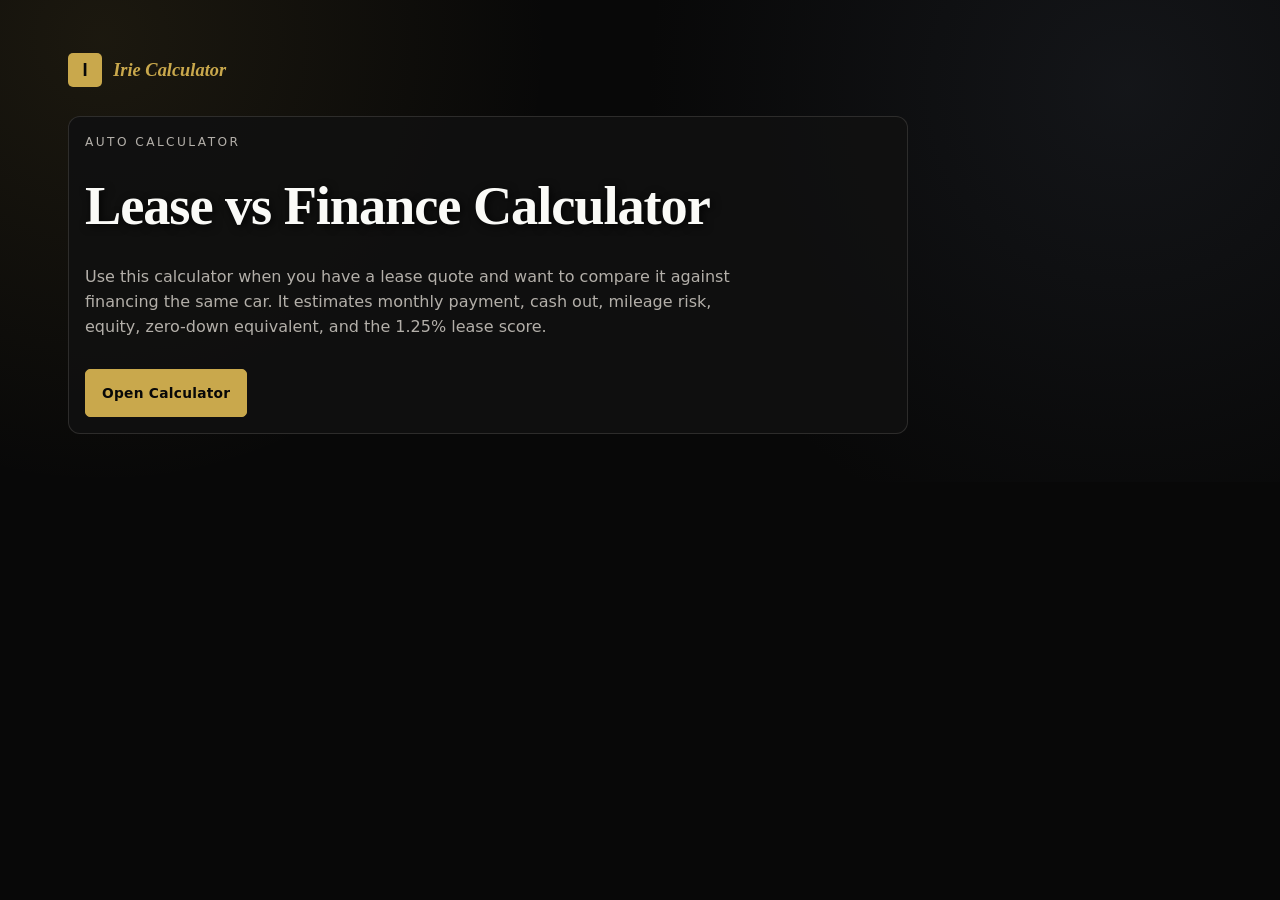
<file: lease-vs-finance.html>
<!doctype html>
<html lang="en">
  <head>
    <meta charset="utf-8" />
    <meta name="viewport" content="width=device-width, initial-scale=1" />
    <title>Lease vs Finance Calculator | Irie Calculator</title>
    <meta name="description" content="Compare leasing versus financing a car with monthly payment, total cost, equity, mileage risk, lease score, and zero-down estimate." />
    <link rel="stylesheet" href="./styles.css?v=irie" />
  </head>
  <body>
    <main class="seo-page">
      <a class="brand" href="./index.html#auto"><span class="brand-mark">I</span><span>Irie Calculator</span></a>
      <section class="category-calculator">
        <p class="eyebrow">Auto Calculator</p>
        <h1>Lease vs Finance Calculator</h1>
        <p>Use this calculator when you have a lease quote and want to compare it against financing the same car. It estimates monthly payment, cash out, mileage risk, equity, zero-down equivalent, and the 1.25% lease score.</p>
        <a class="header-cta" href="./index.html#auto">Open Calculator</a>
      </section>
    </main>
  </body>
</html>
</file>
<file: styles.css>
:root {
  --black: #080808;
  --gold: #c9a84c;
  --gold-light: #e8c96a;
  --gold-dim: rgba(201, 168, 76, 0.15);
  --cream: #f2ede4;
  --white: #fafaf7;
  --muted: rgba(242, 237, 228, 0.48);
  --border: rgba(242, 237, 228, 0.13);
  --border-strong: rgba(242, 237, 228, 0.22);
  --gold-border: rgba(201, 168, 76, 0.26);
  --surface: rgba(17, 17, 17, 0.92);
  --surface-soft: rgba(255, 255, 255, 0.035);
  --surface-strong: rgba(29, 29, 28, 0.94);
  --panel: var(--surface);
  --panel-strong: var(--surface-strong);
  --success: #6ed39a;
  --success-bg: rgba(110, 211, 154, 0.11);
  --warning: #e8c96a;
  --warning-bg: rgba(232, 201, 106, 0.12);
  --danger: #e58f75;
  --danger-bg: rgba(229, 143, 117, 0.12);
  --pad: clamp(1rem, 5vw, 3rem);
  --max: 1240px;
  font-family: "Syne", ui-sans-serif, system-ui, sans-serif;
}

* {
  box-sizing: border-box;
}

html {
  scroll-behavior: smooth;
  background: var(--black);
}

body {
  min-width: 320px;
  margin: 0;
  color: var(--cream);
  background:
    radial-gradient(circle at 8% 8%, rgba(201, 168, 76, 0.1), transparent 28rem),
    radial-gradient(circle at 88% 18%, rgba(67, 75, 92, 0.2), transparent 30rem),
    var(--black);
}

main {
  padding-top: 76px;
}

.page-view[hidden],
.calculator-series-grid[hidden],
.method[hidden] {
  display: none;
}

a {
  color: inherit;
  text-decoration: none;
}

button,
input,
select {
  font: inherit;
}

.grain {
  position: fixed;
  inset: 0;
  z-index: 9999;
  pointer-events: none;
  opacity: 0.34;
  mix-blend-mode: overlay;
  background-image: url("data:image/svg+xml,%3Csvg viewBox='0 0 160 160' xmlns='http://www.w3.org/2000/svg'%3E%3Cfilter id='n'%3E%3CfeTurbulence type='fractalNoise' baseFrequency='0.8' numOctaves='3' stitchTiles='stitch'/%3E%3CfeColorMatrix type='saturate' values='0'/%3E%3C/filter%3E%3Crect width='100%25' height='100%25' filter='url(%23n)' opacity='0.42'/%3E%3C/svg%3E");
}

.site-header {
  position: fixed;
  top: 0;
  left: 0;
  right: 0;
  z-index: 20;
  display: grid;
  grid-template-columns: minmax(190px, 1fr) auto minmax(190px, 1fr);
  align-items: center;
  gap: 1.5rem;
  min-height: 76px;
  padding: 0 var(--pad);
  background: rgba(8, 8, 8, 0.62);
  border-bottom: 1px solid var(--gold-border);
  backdrop-filter: blur(18px);
}

.brand {
  display: inline-flex;
  align-items: center;
  gap: 0.7rem;
  min-height: 44px;
  color: var(--gold);
  font-family: "Playfair Display", serif;
  font-size: 1.15rem;
  font-style: italic;
  font-weight: 700;
}

.brand-mark {
  display: grid;
  width: 34px;
  height: 34px;
  place-items: center;
  color: var(--black);
  background: var(--gold);
  border-radius: 5px;
  font-family: "Syne", sans-serif;
  font-style: normal;
  font-weight: 700;
}

.primary-nav {
  display: flex;
  justify-self: center;
  gap: clamp(1rem, 3vw, 2rem);
  color: var(--cream);
  font-size: 0.78rem;
  font-weight: 500;
  letter-spacing: 0.1em;
  text-transform: uppercase;
}

.primary-nav a,
.header-cta,
.brand,
.nav-toggle,
.button,
.preset-button,
.input-tab {
  outline-offset: 4px;
}

.primary-nav a,
.header-cta {
  display: inline-flex;
  align-items: center;
  min-height: 44px;
}

.primary-nav a:hover,
.primary-nav a:focus-visible,
.primary-nav a.active-page {
  color: var(--gold-light);
}

.primary-nav a:focus-visible,
.header-cta:focus-visible,
.brand:focus-visible,
.nav-toggle:focus-visible,
.button:focus-visible,
.preset-button:focus-visible,
.input-tab:focus-visible,
input:focus-visible,
select:focus-visible {
  outline: 2px solid var(--gold-light);
}

.header-cta,
.button.primary,
.preset-button {
  justify-content: center;
  color: var(--black);
  background: var(--gold);
  border: 1px solid var(--gold);
  border-radius: 5px;
  font-size: 0.86rem;
  font-weight: 700;
  letter-spacing: 0.02em;
  transition: background 180ms ease, transform 180ms ease, box-shadow 180ms ease;
}

.header-cta {
  justify-self: end;
  min-width: 132px;
  padding: 0 1.05rem;
}

.header-actions {
  display: flex;
  justify-content: end;
  gap: 0.55rem;
}

.share-button {
  min-height: 44px;
  padding: 0 0.9rem;
  color: var(--gold-light);
  background: transparent;
  border: 1px solid var(--gold-border);
  border-radius: 5px;
  cursor: pointer;
  font-size: 0.78rem;
  font-weight: 700;
}

.header-cta:hover,
.button.primary:hover,
.preset-button:hover,
.share-button:hover {
  background: var(--gold-light);
  transform: translateY(-1px);
  box-shadow: 0 0 28px rgba(201, 168, 76, 0.2);
}

.share-button:hover {
  color: var(--black);
}

.nav-toggle {
  position: relative;
  display: none;
  align-items: center;
  justify-content: center;
  width: 44px;
  height: 44px;
  padding: 0;
  background: var(--surface-soft);
  border: 1px solid var(--border);
  border-radius: 5px;
}

.nav-toggle span {
  position: absolute;
  width: 18px;
  height: 2px;
  background: var(--gold);
  border-radius: 999px;
  transition: transform 180ms ease, opacity 180ms ease;
}

.nav-toggle span:nth-child(1) {
  transform: translateY(-6px);
}

.nav-toggle span:nth-child(3) {
  transform: translateY(6px);
}

.site-header.menu-open .nav-toggle span:nth-child(1) {
  transform: rotate(45deg);
}

.site-header.menu-open .nav-toggle span:nth-child(2) {
  opacity: 0;
}

.site-header.menu-open .nav-toggle span:nth-child(3) {
  transform: rotate(-45deg);
}

.calculator-shell,
.series-marquee,
.calculator-series-grid,
.utility-bar,
.partner-slot,
.seo-links,
.method {
  position: relative;
  width: min(100%, var(--max));
  margin: 0 auto;
  padding-inline: var(--pad);
}

.utility-bar {
  display: grid;
  grid-template-columns: minmax(170px, 0.35fr) minmax(170px, auto) minmax(120px, auto) minmax(0, 1fr);
  gap: 0.75rem;
  align-items: end;
  padding-top: 0.55rem;
  padding-bottom: 0.55rem;
}

.utility-bar label {
  gap: 0.3rem;
}

.utility-bar .preset-button {
  min-height: 48px;
}

.utility-bar p {
  margin: 0 0 0.15rem;
  color: var(--muted);
  font-size: 0.78rem;
  line-height: 1.35;
}

.eyebrow {
  margin: 0 0 0.8rem;
  color: var(--gold-light);
  font-size: 0.76rem;
  font-weight: 500;
  letter-spacing: 0.2em;
  line-height: 1.4;
  text-transform: uppercase;
}

h1,
h2,
h3,
h4 {
  margin: 0;
  color: var(--white);
  font-family: "Playfair Display", serif;
  letter-spacing: -0.02em;
  text-shadow: 2px 2px 8px rgba(0, 0, 0, 0.8);
}

h1,
h2 {
  font-size: clamp(1.8rem, 5vw, 3.4rem);
  font-weight: 700;
  line-height: 1.05;
}

h3 {
  font-size: clamp(1.3rem, 3vw, 2rem);
  font-style: italic;
  font-weight: 700;
  line-height: 1.12;
}

p {
  overflow-wrap: anywhere;
}

.section-heading p,
.method p {
  max-width: 660px;
  color: rgba(242, 237, 228, 0.7);
  font-size: clamp(1rem, 2vw, 1.22rem);
  font-weight: 300;
  line-height: 1.55;
}

.button {
  display: inline-flex;
  align-items: center;
  min-height: 48px;
  padding: 0.9rem 1.5rem;
}

.button.secondary {
  color: var(--gold);
  background: transparent;
  border: 1px solid var(--gold-border);
  border-radius: 5px;
}

.results-panel,
.input-panel,
.mini-calculator,
.category-calculator,
.method {
  background: var(--panel);
  border: 1px solid var(--border);
  border-radius: 12px;
}

.score-label,
.mini-grid span,
.result-cards span,
.score-strip span,
.category-results span {
  color: var(--muted);
  font-size: 0.76rem;
  font-weight: 700;
}

.mini-grid {
  display: grid;
  grid-template-columns: repeat(3, 1fr);
  gap: 1px;
  overflow: hidden;
  border: 1px solid var(--border);
  border-radius: 8px;
}

.mini-grid div {
  display: grid;
  gap: 0.45rem;
  min-width: 0;
  padding: 0.9rem;
  background: var(--surface-soft);
}

.mini-grid strong {
  color: var(--white);
  font-size: clamp(1rem, 2vw, 1.35rem);
}

.calculator-shell {
  padding-top: 0.55rem;
  padding-bottom: 0.85rem;
}

.section-heading {
  display: grid;
  grid-template-columns: minmax(220px, 0.45fr) minmax(300px, 0.85fr) minmax(230px, 0.5fr);
  gap: 0.65rem;
  max-width: none;
  margin-bottom: 0.55rem;
  align-items: center;
  padding: 0.55rem 0.75rem;
  background: rgba(255, 255, 255, 0.025);
  border: 1px solid var(--border);
  border-radius: 10px;
}

.section-heading > *,
.calculator-layout > *,
.calculator-stack > *,
.site-header > * {
  min-width: 0;
}

.section-heading .eyebrow {
  margin-bottom: 0.15rem;
}

.calculator-shell .section-heading h1 {
  font-size: clamp(1.45rem, 2.5vw, 2.15rem);
}

.section-heading p {
  margin: 0;
  font-size: clamp(0.82rem, 1.1vw, 0.92rem);
  line-height: 1.32;
}

.preset-bar {
  display: grid;
  grid-template-columns: 1fr;
  gap: 0.45rem;
  align-items: center;
  margin-top: 0;
}

.preset-button {
  min-height: 44px;
  padding: 0.58rem 0.8rem;
  cursor: pointer;
}

.preset-bar span {
  color: var(--muted);
  font-size: 0.74rem;
  line-height: 1.35;
}

.calculator-layout {
  display: grid;
  grid-template-columns: minmax(0, 0.94fr) minmax(380px, 1fr);
  gap: 0.9rem;
  align-items: start;
}

.calculator-stack {
  display: grid;
  gap: 0.85rem;
}

.input-panel {
  display: grid;
  gap: 1px;
  overflow: hidden;
}

.input-tabs {
  display: grid;
  grid-template-columns: repeat(4, 1fr);
  gap: 1px;
  background: var(--border);
  border-bottom: 1px solid var(--border);
}

.input-tab {
  min-height: 48px;
  color: var(--cream);
  background: var(--surface-soft);
  border: 0;
  cursor: pointer;
  font-size: 0.82rem;
  font-weight: 700;
  letter-spacing: 0.08em;
  text-transform: uppercase;
}

.input-tab[aria-selected="true"],
.input-tab.active {
  color: var(--black);
  background: var(--gold);
}

fieldset {
  display: none;
  grid-template-columns: repeat(2, minmax(0, 1fr));
  gap: 0.9rem;
  margin: 0;
  padding: 1.1rem;
  border: 0;
}

fieldset.active {
  display: grid;
}

legend {
  grid-column: 1 / -1;
  padding: 0 0 0.2rem;
  color: var(--white);
  font-family: "Playfair Display", serif;
  font-size: 1.45rem;
  font-style: italic;
  font-weight: 700;
}

label {
  display: grid;
  gap: 0.45rem;
  min-width: 0;
  color: rgba(242, 237, 228, 0.78);
  font-size: 0.8rem;
  font-weight: 500;
}

input,
select {
  width: 100%;
  min-height: 48px;
  padding: 0.9rem 1rem;
  color: var(--cream);
  background: rgba(255, 255, 255, 0.045);
  border: 1px solid var(--border);
  border-radius: 5px;
  font-size: 16px;
}

select {
  appearance: none;
  padding-right: 2rem;
  background-image:
    linear-gradient(45deg, transparent 50%, var(--gold-light) 50%),
    linear-gradient(135deg, var(--gold-light) 50%, transparent 50%);
  background-position:
    calc(100% - 1.05rem) 50%,
    calc(100% - 0.75rem) 50%;
  background-size: 0.36rem 0.36rem, 0.36rem 0.36rem;
  background-repeat: no-repeat;
  cursor: pointer;
}

input::-webkit-outer-spin-button,
input::-webkit-inner-spin-button {
  margin: 0;
  appearance: none;
}

input[type="number"] {
  appearance: textfield;
}

input:focus,
select:focus {
  border-color: var(--gold);
  box-shadow: 0 0 0 3px rgba(201, 168, 76, 0.16);
  outline: 0;
}

.input-suffix {
  display: flex;
  align-items: center;
  background: rgba(255, 255, 255, 0.045);
  border: 1px solid var(--border);
  border-radius: 5px;
}

.input-suffix:focus-within {
  border-color: var(--gold);
  box-shadow: 0 0 0 3px rgba(201, 168, 76, 0.16);
}

.input-suffix input {
  border: 0;
  background: transparent;
  outline: 0;
  box-shadow: none;
}

.input-suffix select {
  border: 0;
  background-color: transparent;
  outline: 0;
  box-shadow: none;
}

.field-help {
  grid-column: 1 / -1;
  margin: -0.1rem 0 0;
  color: var(--muted);
  font-size: 0.78rem;
  line-height: 1.45;
}

.advanced-fields {
  grid-column: 1 / -1;
  padding: 0.15rem 0 0;
}

.advanced-fields summary {
  min-height: 44px;
  color: var(--gold-light);
  cursor: pointer;
  font-size: 0.82rem;
  font-weight: 700;
}

.advanced-fields div {
  display: grid;
  grid-template-columns: repeat(3, minmax(0, 1fr));
  gap: 0.75rem;
  padding-top: 0.35rem;
}

.input-suffix span {
  flex: 0 0 auto;
  padding-right: 0.9rem;
  color: var(--muted);
  font-size: 0.78rem;
  font-weight: 700;
}

.results-panel {
  position: sticky;
  top: 88px;
  display: grid;
  gap: 0.7rem;
  padding: 0.85rem;
  backdrop-filter: blur(18px);
}

.result-topline {
  display: flex;
  justify-content: space-between;
  gap: 1rem;
}

.result-topline h3 {
  margin-top: -0.3rem;
}

.badge {
  align-self: start;
  padding: 0.45rem 0.7rem;
  color: #06160d;
  background: var(--success);
  border: 1px solid rgba(110, 211, 154, 0.7);
  border-radius: 999px;
  font-size: 0.72rem;
  font-weight: 700;
  white-space: nowrap;
}

.badge.warning {
  color: var(--warning);
  background: var(--warning-bg);
  border-color: rgba(232, 201, 106, 0.36);
}

.badge.bad {
  color: var(--danger);
  background: var(--danger-bg);
  border-color: rgba(229, 143, 117, 0.36);
}

.result-cards,
.score-strip {
  display: grid;
  grid-template-columns: repeat(2, 1fr);
  gap: 1px;
  overflow: hidden;
  border: 1px solid var(--border);
  border-radius: 8px;
}

.result-cards article,
.score-strip div {
  display: grid;
  gap: 0.4rem;
  min-width: 0;
  padding: 0.9rem;
  background: var(--surface-soft);
}

.result-cards strong {
  color: var(--white);
  font-size: clamp(1.45rem, 4vw, 2.25rem);
}

.result-cards small {
  color: var(--muted);
  font-size: 0.75rem;
  line-height: 1.35;
}

.comparison-table {
  display: grid;
  overflow: hidden;
  border: 1px solid var(--border);
  border-radius: 8px;
}

.comparison-table div {
  display: grid;
  grid-template-columns: 1.25fr 1fr 1fr;
  gap: 0.65rem;
  align-items: center;
  min-width: 0;
  padding: 0.76rem 0.85rem;
  background: rgba(255, 255, 255, 0.03);
  border-bottom: 1px solid var(--border);
}

.comparison-table div:first-child {
  color: var(--gold-light);
  background: rgba(255, 255, 255, 0.045);
  font-size: 0.75rem;
}

.comparison-table div:last-child {
  border-bottom: 0;
}

.comparison-table span {
  color: var(--muted);
  font-size: 0.8rem;
  font-weight: 700;
}

.comparison-table strong {
  overflow-wrap: anywhere;
}

.total-row strong {
  color: var(--gold-light);
}

.insight-box {
  padding: 0.95rem;
  background: rgba(255, 255, 255, 0.045);
  border: 1px solid var(--border-strong);
  border-radius: 8px;
}

.insight-box h4 {
  margin: 0 0 0.55rem;
  color: var(--white);
  font-family: "Playfair Display", serif;
  font-size: 1.15rem;
  font-style: italic;
}

.insight-box ul {
  display: grid;
  gap: 0.5rem;
  max-height: 150px;
  margin: 0;
  padding-left: 1rem;
  color: rgba(242, 237, 228, 0.72);
  font-size: 0.84rem;
  line-height: 1.45;
  overflow: auto;
}

.score-strip {
  grid-template-columns: repeat(3, 1fr);
}

.secondary-strip {
  margin-top: -0.35rem;
}

.score-strip strong {
  color: var(--cream);
  font-size: 1rem;
}

.mini-calculator {
  display: grid;
  grid-template-columns: minmax(130px, 1fr) minmax(170px, auto);
  gap: 0.8rem;
  align-items: center;
  padding: 0.95rem;
}

.mini-calculator .eyebrow {
  margin-bottom: 0.25rem;
  font-size: 0.68rem;
}

.mini-calculator h3 {
  font-size: clamp(1.1rem, 2vw, 1.45rem);
}

.mini-form {
  display: grid;
  grid-column: 1 / -1;
  grid-template-columns: repeat(3, minmax(0, 1fr));
  gap: 0.7rem;
}

.mini-form input {
  min-height: 44px;
  padding: 0.7rem 0.75rem;
  font-size: 0.95rem;
}

.mini-result {
  display: grid;
  gap: 0.35rem;
  min-height: 70px;
  align-content: center;
  padding: 0.75rem;
  background: var(--success-bg);
  border: 1px solid rgba(110, 211, 154, 0.28);
  border-radius: 8px;
}

.mini-result span {
  color: var(--muted);
  font-size: 0.72rem;
  font-weight: 700;
}

.mini-result strong {
  color: var(--success);
  font-size: clamp(1.05rem, 2vw, 1.35rem);
}

.series-marquee {
  overflow: hidden;
  padding-top: 0;
  padding-bottom: 1rem;
}

.calculator-shell > .series-marquee {
  width: 100%;
  margin: 0 0 0.55rem;
  padding-inline: 0;
  padding-bottom: 0;
}

.series-marquee::before,
.series-marquee::after {
  content: "";
  position: absolute;
  top: 0;
  bottom: 1rem;
  z-index: 1;
  width: 18%;
  pointer-events: none;
}

.series-marquee::before {
  left: var(--pad);
  background: linear-gradient(90deg, var(--black), transparent);
}

.series-marquee::after {
  right: var(--pad);
  background: linear-gradient(270deg, var(--black), transparent);
}

.calculator-shell > .series-marquee::before {
  left: 0;
}

.calculator-shell > .series-marquee::after {
  right: 0;
}

.marquee-track {
  display: flex;
  width: max-content;
  min-height: 44px;
  align-items: center;
  gap: 1rem;
  border-block: 1px solid var(--border);
  color: var(--gold-light);
  font-family: "Playfair Display", serif;
  font-size: clamp(1.05rem, 2.5vw, 1.55rem);
  font-style: italic;
  font-weight: 700;
  white-space: nowrap;
  animation: stripScroll 22s linear infinite;
}

.marquee-track span {
  display: inline-flex;
  align-items: center;
  gap: 1rem;
}

.marquee-track span::after {
  content: "•";
  color: var(--muted);
  font-family: "Syne", sans-serif;
  font-size: 0.8rem;
  font-style: normal;
}

.method {
  display: grid;
  grid-template-columns: minmax(0, 0.8fr) minmax(0, 1fr);
  gap: 1.5rem;
  margin-bottom: 1.5rem;
  padding: 1.4rem;
}

.calculator-series-grid {
  display: grid;
  grid-template-columns: minmax(0, 1fr);
  gap: 0.9rem;
  padding-top: 0.55rem;
  padding-bottom: 1rem;
}

.category-calculator {
  display: grid;
  gap: 0.85rem;
  min-width: 0;
  padding: 1rem;
  scroll-margin-top: 88px;
}

.category-head {
  display: flex;
  align-items: start;
  justify-content: space-between;
  gap: 1rem;
}

.category-head h2 {
  font-size: clamp(1.35rem, 3vw, 2rem);
}

.category-head > strong {
  flex: 0 0 auto;
  max-width: 42%;
  color: var(--success);
  font-size: clamp(1.05rem, 2.2vw, 1.55rem);
  line-height: 1.05;
  overflow-wrap: anywhere;
  text-align: right;
}

.category-form {
  display: grid;
  gap: 0.72rem;
}

.compact-form {
  grid-template-columns: repeat(3, minmax(0, 1fr));
}

.debt-form {
  grid-template-columns: 1.1fr 0.78fr 0.78fr;
}

.category-form input {
  min-height: 44px;
  padding: 0.72rem 0.75rem;
}

.category-results {
  display: grid;
  grid-template-columns: repeat(3, minmax(0, 1fr));
  gap: 1px;
  overflow: hidden;
  border: 1px solid var(--border);
  border-radius: 8px;
}

.category-results div {
  display: grid;
  gap: 0.35rem;
  min-width: 0;
  padding: 0.75rem;
  background: var(--surface-soft);
}

.category-results strong {
  color: var(--cream);
  font-size: clamp(0.95rem, 2vw, 1.15rem);
  overflow-wrap: anywhere;
}

.meaning-card {
  display: grid;
  gap: 0.35rem;
  margin: 0;
  padding: 0.75rem 0.85rem;
  background: rgba(255, 255, 255, 0.04);
  border: 1px solid var(--border-strong);
  border-radius: 8px;
}

.meaning-card span {
  color: var(--muted);
  font-size: 0.72rem;
  font-weight: 700;
}

.meaning-card strong {
  color: var(--cream);
  font-size: 0.95rem;
  line-height: 1.4;
}

.subtool-grid {
  display: grid;
  grid-template-columns: repeat(2, minmax(0, 1fr));
  gap: 0.85rem;
}

.subtool {
  display: grid;
  gap: 0.8rem;
  min-width: 0;
  padding: 0.9rem;
  background: rgba(255, 255, 255, 0.028);
  border: 1px solid var(--border);
  border-radius: 10px;
}

.subtool-head {
  display: flex;
  justify-content: space-between;
  gap: 0.75rem;
  align-items: start;
}

.subtool-head h3 {
  font-size: clamp(1.05rem, 2vw, 1.35rem);
}

.subtool-head strong {
  color: var(--success);
  font-size: clamp(1rem, 2vw, 1.25rem);
  line-height: 1.1;
  text-align: right;
}

.method p {
  margin: 0;
}

.partner-slot,
.seo-links {
  margin-top: 0.35rem;
  margin-bottom: 0.6rem;
  padding-block: 0.85rem;
  border-top: 1px solid var(--border);
  border-bottom: 1px solid var(--border);
}

.partner-slot p {
  margin: 0;
  color: var(--muted);
  font-size: 0.82rem;
}

.partner-slot .eyebrow {
  margin-bottom: 0.25rem;
}

.seo-links {
  display: flex;
  flex-wrap: wrap;
  gap: 0.6rem 1rem;
  color: var(--cream);
  font-size: 0.82rem;
  font-weight: 700;
}

footer {
  display: flex;
  justify-content: space-between;
  gap: 1rem;
  width: min(100%, var(--max));
  margin: 0 auto;
  padding: 1rem var(--pad) 2rem;
  color: var(--muted);
  font-size: 0.82rem;
}

footer span:first-child {
  color: var(--gold);
  font-family: "Playfair Display", serif;
  font-style: italic;
  font-weight: 700;
}

.seo-page {
  display: grid;
  gap: 1.5rem;
  width: min(100%, var(--max));
  margin: 0 auto;
  padding: var(--pad);
}

.seo-page .category-calculator {
  max-width: 840px;
}

.seo-page p {
  max-width: 680px;
  color: rgba(242, 237, 228, 0.72);
  line-height: 1.55;
}

.seo-page .header-cta {
  justify-self: start;
  width: fit-content;
  min-height: 48px;
  padding: 0 1rem;
}

.orb {
  position: absolute;
  z-index: -1;
  width: 18rem;
  height: 18rem;
  background: radial-gradient(circle, rgba(201, 168, 76, 0.14), transparent 68%);
  border-radius: 999px;
  filter: blur(56px);
  animation: orbFloat 14s ease-in-out infinite;
}

.orb-one {
  top: 7rem;
  left: -7rem;
}

.orb-two {
  right: -8rem;
  bottom: 5rem;
  animation-duration: 16s;
}

.orb-three {
  top: 4rem;
  right: 8%;
  width: 14rem;
  height: 14rem;
  animation-duration: 12s;
}

.calculator-shell {
  animation: fadeUp 520ms ease;
}

.calculator-shell {
  animation-delay: 80ms;
}

@keyframes orbFloat {
  0%,
  100% {
    transform: translate(0, 0) scale(1);
  }
  50% {
    transform: translate(24px, -20px) scale(1.05);
  }
}

@keyframes fadeUp {
  from {
    transform: translateY(18px);
  }
  to {
    transform: translateY(0);
  }
}

@keyframes stripScroll {
  from {
    transform: translateX(0);
  }
  to {
    transform: translateX(-50%);
  }
}

@media (max-width: 1050px) {
  .calculator-layout,
  .section-heading,
  .mini-calculator,
  .calculator-series-grid,
  .method {
    grid-template-columns: minmax(0, 1fr);
  }

  .results-panel {
    position: static;
  }

}

@media (max-width: 960px) {
  .site-header,
  .site-header.compact-header {
    grid-template-columns: minmax(0, 1fr) auto;
    gap: 0.5rem;
    min-height: 70px;
    padding: 0 1rem;
  }

  .brand {
    min-width: 0;
    max-width: 126px;
    font-size: 1rem;
  }

  .brand span:last-child {
    overflow: hidden;
    text-overflow: ellipsis;
    white-space: nowrap;
  }

  .header-cta {
    display: none;
  }

  .header-actions {
    display: none;
  }

  .nav-toggle {
    display: inline-flex;
  }

  .primary-nav {
    position: absolute;
    top: calc(100% + 1px);
    left: 0;
    right: 0;
    display: grid;
    grid-template-columns: 1fr;
    gap: 1px;
    padding: 0.65rem 1rem 0.9rem;
    background: rgba(8, 8, 8, 0.96);
    border-bottom: 1px solid var(--border);
    opacity: 0;
    pointer-events: none;
    transform: translateY(-8px);
    visibility: hidden;
    transition: opacity 180ms ease, transform 180ms ease, visibility 180ms ease;
  }

  .site-header.menu-open .primary-nav {
    opacity: 1;
    pointer-events: auto;
    transform: translateY(0);
    visibility: visible;
  }

  .primary-nav a {
    min-height: 48px;
  }

  .section-heading,
  .utility-bar,
  .preset-bar,
  .result-cards,
  .score-strip,
  .mini-grid,
  .mini-form,
  .advanced-fields div,
  .input-tabs,
  fieldset {
    grid-template-columns: 1fr;
  }

  .button,
  .share-button,
  .preset-button {
    width: 100%;
  }

  .calculator-shell,
  .series-marquee,
  .calculator-series-grid,
  .method {
    padding-top: 1rem;
  }

  .calculator-shell > .series-marquee {
    padding-top: 0;
  }

  .comparison-table div {
    grid-template-columns: minmax(0, 1fr) minmax(0, 0.82fr) minmax(0, 0.82fr);
    min-width: 0;
    gap: 0.45rem;
    padding-inline: 0.65rem;
  }

  .insight-box ul {
    max-height: 132px;
  }

  .series-marquee::before,
  .series-marquee::after {
    width: 14%;
  }

  .compact-form,
  .debt-form,
  .category-results,
  .subtool-grid {
    grid-template-columns: 1fr;
  }

  .category-head {
    display: grid;
  }

  .subtool-head {
    display: grid;
  }

  .category-head > strong {
    max-width: none;
    text-align: left;
  }

  .subtool-head strong {
    text-align: left;
  }

  footer {
    flex-direction: column;
  }
}

@media (max-width: 390px) {
  .brand {
    max-width: 104px;
  }

  .header-cta {
    display: none;
  }

  h1 {
    font-size: clamp(1.9rem, 10vw, 2.5rem);
  }
}

@media (prefers-reduced-motion: reduce) {
  *,
  *::before,
  *::after {
    animation-duration: 1ms !important;
    animation-iteration-count: 1 !important;
    scroll-behavior: auto !important;
    transition-duration: 1ms !important;
  }

  .grain,
  .orb {
    display: none;
  }
}
</file>
